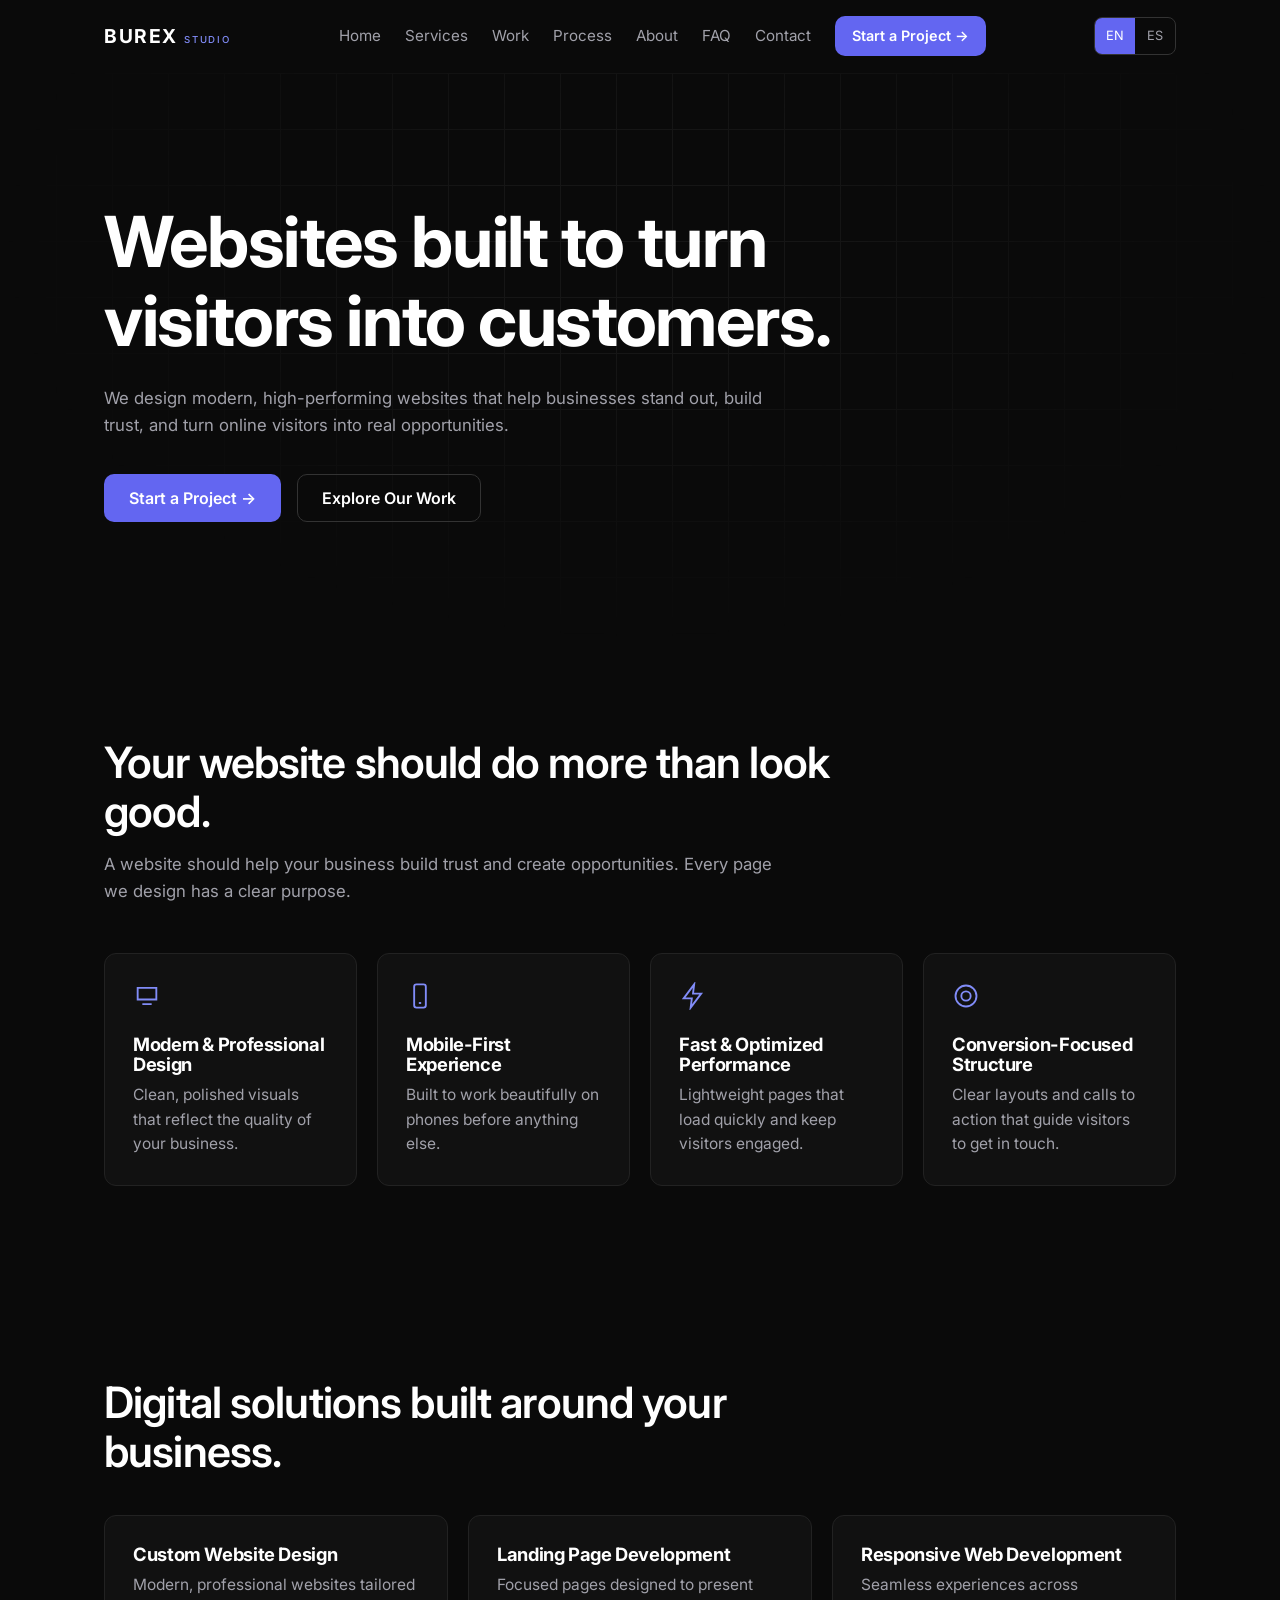
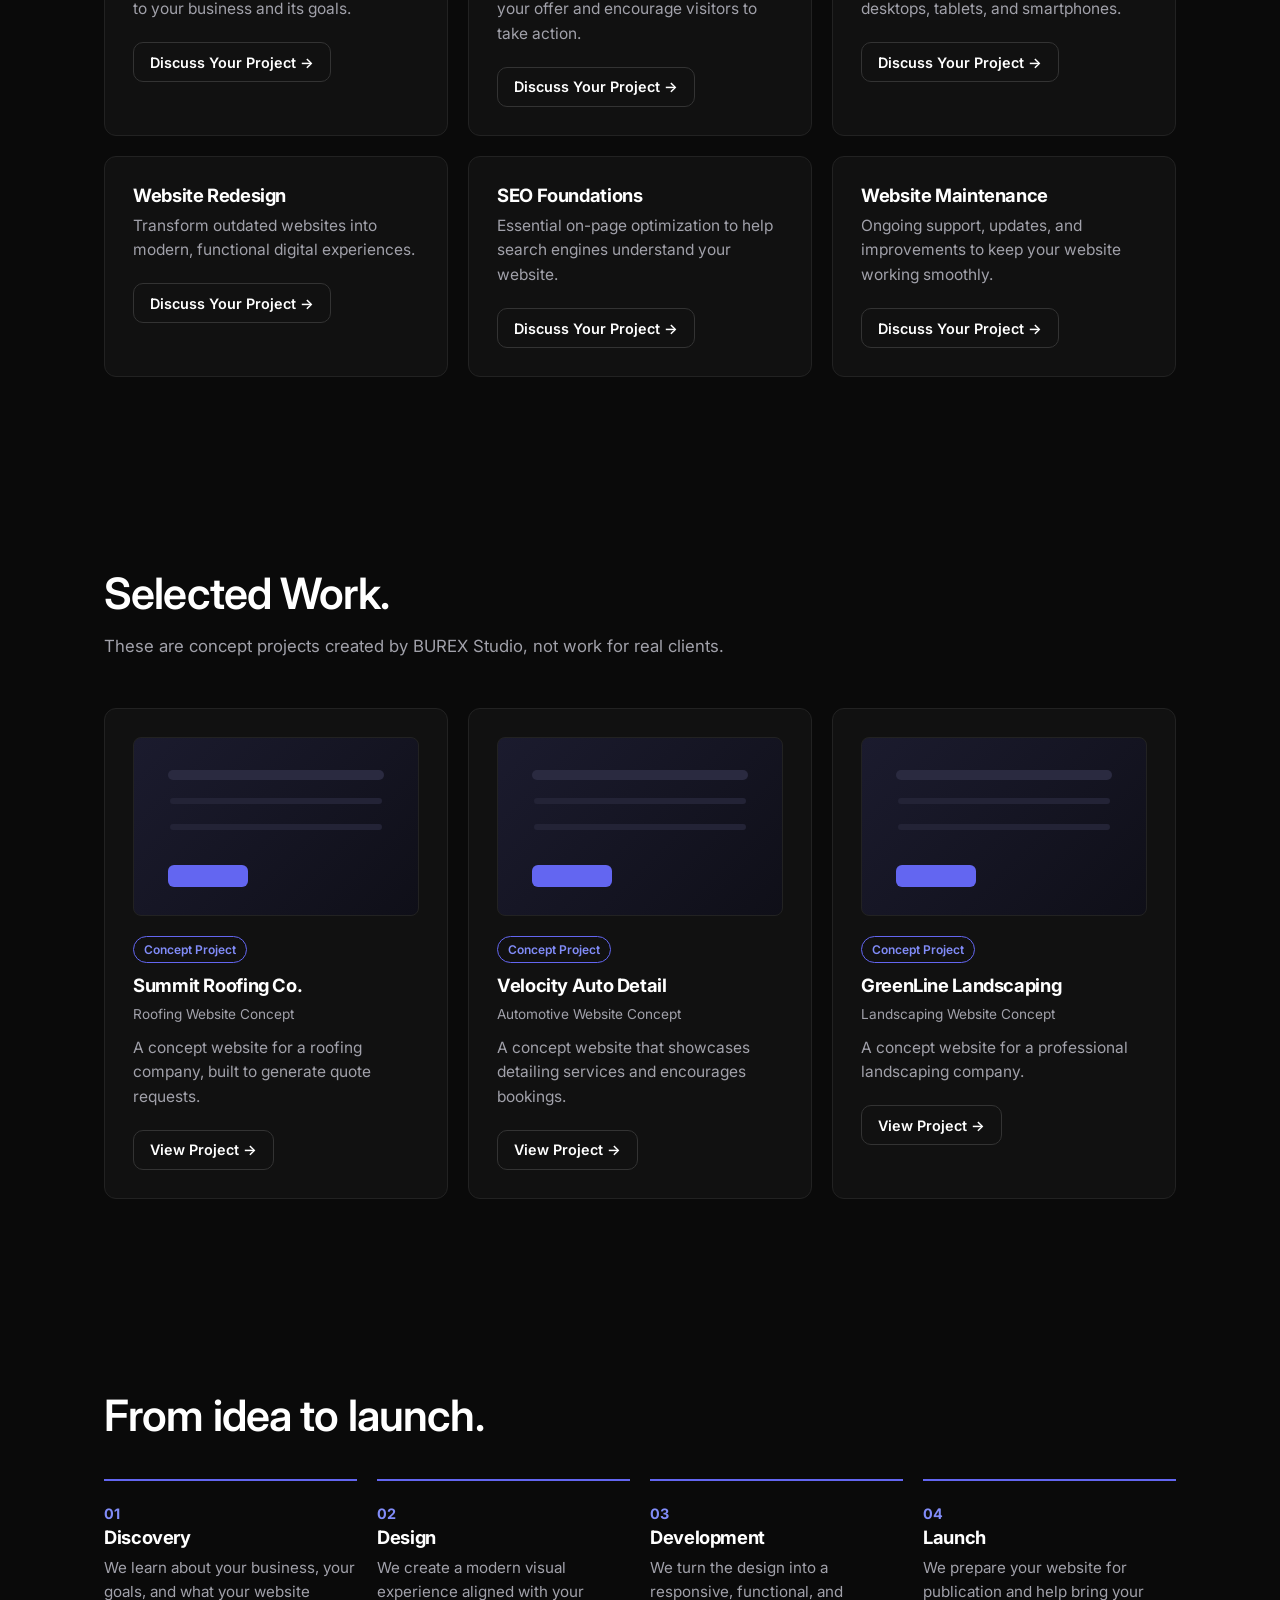
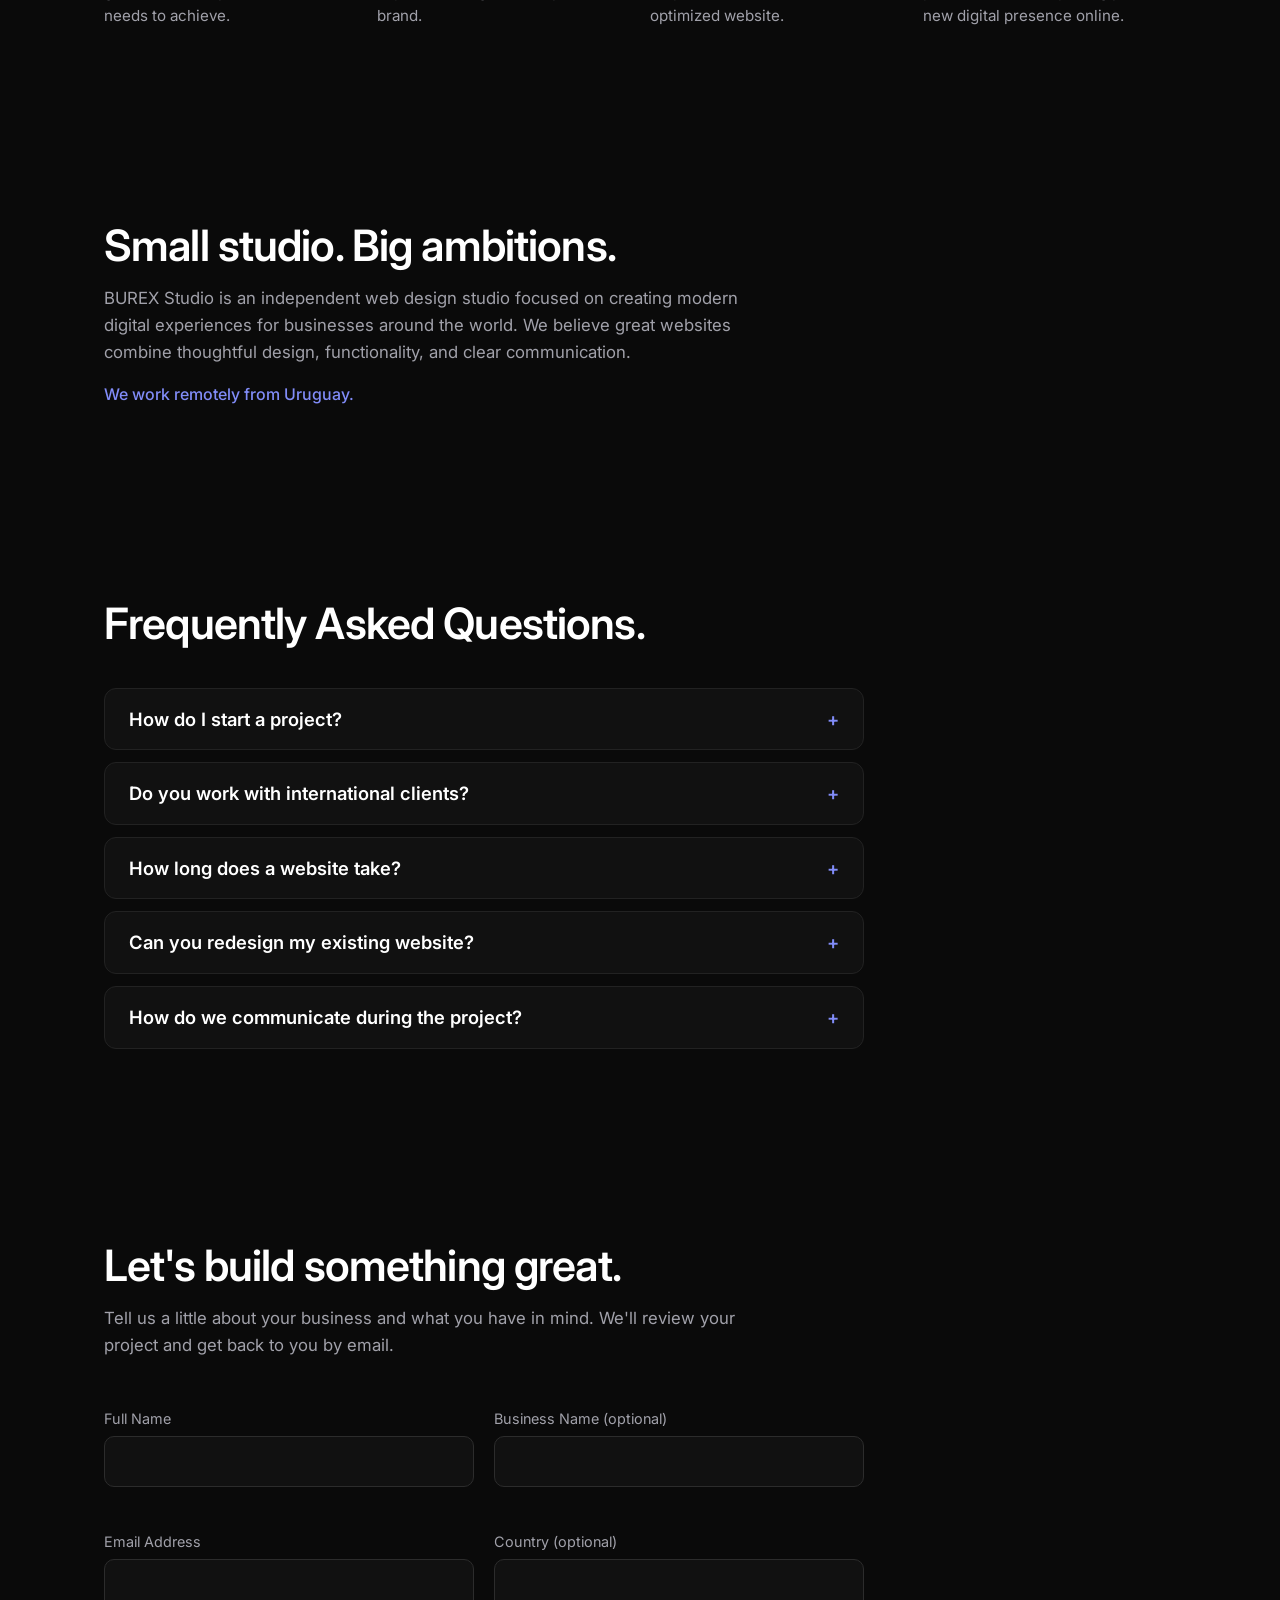
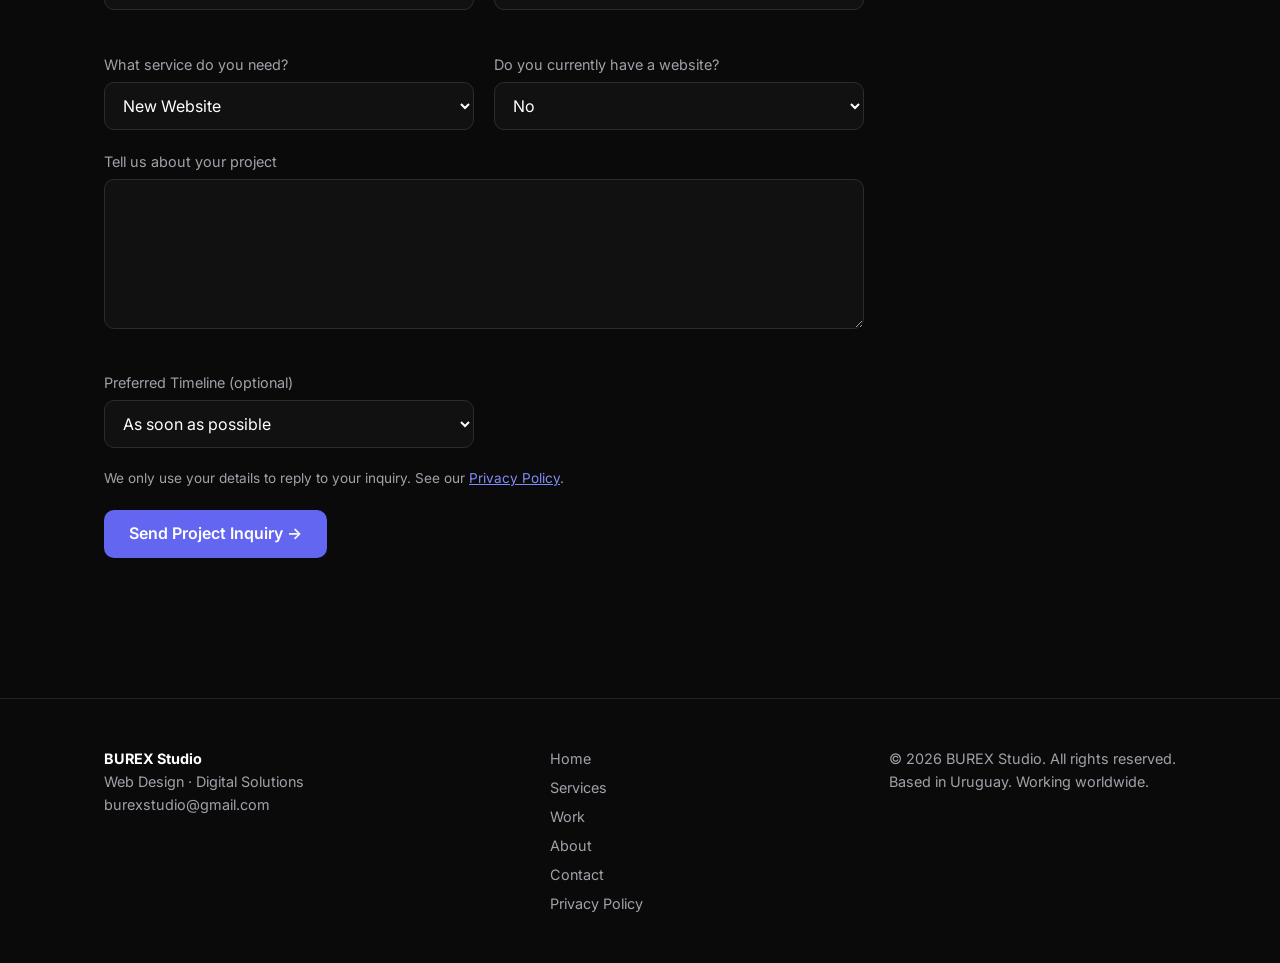
<file: index.html>
<!DOCTYPE html><html lang="en"><head><meta charset="UTF-8"><meta name="viewport" content="width=device-width, initial-scale=1">
<title>BUREX Studio | Web Design for Businesses</title><meta name="description" content="BUREX Studio designs modern, fast websites that help businesses build trust and win more customers.">
<meta property="og:title" content="BUREX Studio | Web Design for Businesses"><meta property="og:description" content="BUREX Studio designs modern, fast websites that help businesses build trust and win more customers."><meta property="og:type" content="website">
<link rel="icon" href="data:image/svg+xml,%3Csvg xmlns=%22http://www.w3.org/2000/svg%22 viewBox=%220 0 32 32%22%3E%3Crect width=%2232%22 height=%2232%22 rx=%228%22 fill=%22%236366f1%22/%3E%3Ctext x=%2216%22 y=%2222%22 font-size=%2218%22 font-weight=%22700%22 text-anchor=%22middle%22 fill=%22white%22 font-family=%22sans-serif%22%3EB%3C/text%3E%3C/svg%3E">
<link rel="preconnect" href="https://fonts.googleapis.com"><link rel="preconnect" href="https://fonts.gstatic.com" crossorigin><link rel="stylesheet" href="https://fonts.googleapis.com/css2?family=Inter:wght@400;500;600;700&display=swap">
<link rel="stylesheet" href="css/style.css"><link rel="stylesheet" href="css/responsive.css"><link rel="stylesheet" href="css/animations.css"></head>
<body data-root="" data-title-key="meta.title">
<header class="navbar"><div class="container navbar-inner"><a class="logo" href="index.html" aria-label="BUREX Studio">BUREX<small>STUDIO</small></a>
<nav aria-label="Main"><ul class="nav-menu" id="nav-menu"><li><a href="#home" data-i18n="nav.home">Home</a></li><li><a href="#services" data-i18n="nav.services">Services</a></li><li><a href="#work" data-i18n="nav.work">Work</a></li><li><a href="#process" data-i18n="nav.process">Process</a></li><li><a href="#about" data-i18n="nav.about">About</a></li><li><a href="#faq" data-i18n="nav.faq">FAQ</a></li><li><a href="#contact" data-i18n="nav.contact">Contact</a></li><li><a class="btn btn-primary btn-small" href="#contact" data-i18n="nav.cta">Start a Project →</a></li></ul></nav>
<div class="nav-actions"><div class="lang-switch" role="group" aria-label="Language"><button type="button" data-lang="en">EN</button><button type="button" data-lang="es">ES</button></div>
<button class="nav-toggle" aria-expanded="false" aria-controls="nav-menu" aria-label="Menu"><span></span><span></span><span></span></button></div></div></header>
<main id="main"><section id="home" class="hero-section"><div class="hero-grid" aria-hidden="true"></div><div class="container hero-content">
<h1 data-i18n="hero.title">Websites built to turn visitors into customers.</h1><p class="lead" data-i18n="hero.sub">We design modern, high-performing websites that help businesses stand out, build trust, and turn online visitors into real opportunities.</p>
<div class="hero-actions"><a class="btn btn-primary" href="#contact" data-i18n="nav.cta">Start a Project →</a><a class="btn btn-secondary" href="#work" data-i18n="hero.cta2">Explore Our Work</a></div></div></section><section id="benefits" class="benefits-section"><div class="container"><h2 class="reveal" data-i18n="benefits.title">Your website should do more than look good.</h2><p class="section-text reveal" data-i18n="benefits.text">A website should help your business build trust and create opportunities. Every page we design has a clear purpose.</p><div class="card-grid four"><article class="card reveal"><svg class="icon" viewBox="0 0 24 24" fill="none" stroke="currentColor" stroke-width="1.6" aria-hidden="true"><path d="M4 5h16v10H4zM8 19h8"/></svg><h3 data-i18n="benefits.1.t">Modern & Professional Design</h3><p data-i18n="benefits.1.d">Clean, polished visuals that reflect the quality of your business.</p></article><article class="card reveal"><svg class="icon" viewBox="0 0 24 24" fill="none" stroke="currentColor" stroke-width="1.6" aria-hidden="true"><rect x="7" y="2" width="10" height="20" rx="2"/><path d="M11 18h2"/></svg><h3 data-i18n="benefits.2.t">Mobile-First Experience</h3><p data-i18n="benefits.2.d">Built to work beautifully on phones before anything else.</p></article><article class="card reveal"><svg class="icon" viewBox="0 0 24 24" fill="none" stroke="currentColor" stroke-width="1.6" aria-hidden="true"><path d="M13 2 4 14h7l-1 8 9-12h-7z"/></svg><h3 data-i18n="benefits.3.t">Fast & Optimized Performance</h3><p data-i18n="benefits.3.d">Lightweight pages that load quickly and keep visitors engaged.</p></article><article class="card reveal"><svg class="icon" viewBox="0 0 24 24" fill="none" stroke="currentColor" stroke-width="1.6" aria-hidden="true"><circle cx="12" cy="12" r="9"/><circle cx="12" cy="12" r="4"/></svg><h3 data-i18n="benefits.4.t">Conversion-Focused Structure</h3><p data-i18n="benefits.4.d">Clear layouts and calls to action that guide visitors to get in touch.</p></article></div></div></section><section id="services" class="services-section"><div class="container"><h2 class="reveal" data-i18n="services.title">Digital solutions built around your business.</h2><div class="card-grid spaced"><article class="card reveal"><h3 data-i18n="services.1.t">Custom Website Design</h3><p data-i18n="services.1.d">Modern, professional websites tailored to your business and its goals.</p><a class="btn btn-secondary btn-small" href="#contact" data-i18n="services.cta">Discuss Your Project →</a></article><article class="card reveal"><h3 data-i18n="services.2.t">Landing Page Development</h3><p data-i18n="services.2.d">Focused pages designed to present your offer and encourage visitors to take action.</p><a class="btn btn-secondary btn-small" href="#contact" data-i18n="services.cta">Discuss Your Project →</a></article><article class="card reveal"><h3 data-i18n="services.3.t">Responsive Web Development</h3><p data-i18n="services.3.d">Seamless experiences across desktops, tablets, and smartphones.</p><a class="btn btn-secondary btn-small" href="#contact" data-i18n="services.cta">Discuss Your Project →</a></article><article class="card reveal"><h3 data-i18n="services.4.t">Website Redesign</h3><p data-i18n="services.4.d">Transform outdated websites into modern, functional digital experiences.</p><a class="btn btn-secondary btn-small" href="#contact" data-i18n="services.cta">Discuss Your Project →</a></article><article class="card reveal"><h3 data-i18n="services.5.t">SEO Foundations</h3><p data-i18n="services.5.d">Essential on-page optimization to help search engines understand your website.</p><a class="btn btn-secondary btn-small" href="#contact" data-i18n="services.cta">Discuss Your Project →</a></article><article class="card reveal"><h3 data-i18n="services.6.t">Website Maintenance</h3><p data-i18n="services.6.d">Ongoing support, updates, and improvements to keep your website working smoothly.</p><a class="btn btn-secondary btn-small" href="#contact" data-i18n="services.cta">Discuss Your Project →</a></article></div></div></section><section id="work" class="portfolio-section"><div class="container"><h2 class="reveal" data-i18n="work.title">Selected Work.</h2><p class="section-text reveal" data-i18n="work.note">These are concept projects created by BUREX Studio, not work for real clients.</p><div class="card-grid spaced"><article class="card reveal" id="summit-roofing"><div class="project-thumb" role="img" aria-label="Roofing Website Concept mockup"></div><span class="badge" data-i18n="work.badge">Concept Project</span><h3>Summit Roofing Co.</h3><p class="project-meta" data-i18n="work.1.c">Roofing Website Concept</p><p data-i18n="work.1.d">A concept website for a roofing company, built to generate quote requests.</p><a class="btn btn-secondary btn-small" href="pages/portfolio.html#summit-roofing" data-i18n="work.view">View Project →</a></article><article class="card reveal" id="velocity-auto"><div class="project-thumb" role="img" aria-label="Automotive Website Concept mockup"></div><span class="badge" data-i18n="work.badge">Concept Project</span><h3>Velocity Auto Detail</h3><p class="project-meta" data-i18n="work.2.c">Automotive Website Concept</p><p data-i18n="work.2.d">A concept website that showcases detailing services and encourages bookings.</p><a class="btn btn-secondary btn-small" href="pages/portfolio.html#velocity-auto" data-i18n="work.view">View Project →</a></article><article class="card reveal" id="greenline"><div class="project-thumb" role="img" aria-label="Landscaping Website Concept mockup"></div><span class="badge" data-i18n="work.badge">Concept Project</span><h3>GreenLine Landscaping</h3><p class="project-meta" data-i18n="work.3.c">Landscaping Website Concept</p><p data-i18n="work.3.d">A concept website for a professional landscaping company.</p><a class="btn btn-secondary btn-small" href="pages/portfolio.html#greenline" data-i18n="work.view">View Project →</a></article></div></div></section><section id="process" class="process-section"><div class="container"><h2 class="reveal" data-i18n="process.title">From idea to launch.</h2><ol class="steps spaced"><li class="step reveal"><span class="step-number">01</span><h3 data-i18n="process.1.t">Discovery</h3><p data-i18n="process.1.d">We learn about your business, your goals, and what your website needs to achieve.</p></li><li class="step reveal"><span class="step-number">02</span><h3 data-i18n="process.2.t">Design</h3><p data-i18n="process.2.d">We create a modern visual experience aligned with your brand.</p></li><li class="step reveal"><span class="step-number">03</span><h3 data-i18n="process.3.t">Development</h3><p data-i18n="process.3.d">We turn the design into a responsive, functional, and optimized website.</p></li><li class="step reveal"><span class="step-number">04</span><h3 data-i18n="process.4.t">Launch</h3><p data-i18n="process.4.d">We prepare your website for publication and help bring your new digital presence online.</p></li></ol></div></section><section id="about" class="about-section"><div class="container"><h2 class="reveal" data-i18n="about.title">Small studio. Big ambitions.</h2><p class="section-text tight" data-i18n="about.text">BUREX Studio is an independent web design studio focused on creating modern digital experiences for businesses around the world. We believe great websites combine thoughtful design, functionality, and clear communication.</p><p class="about-location" data-i18n="about.loc">We work remotely from Uruguay.</p></div></section><section id="faq" class="faq-section"><div class="container"><h2 data-i18n="faq.title">Frequently Asked Questions.</h2><div class="faq-list spaced"><div class="faq-item"><h3><button class="faq-question" aria-expanded="false" data-i18n="faq.1.q">How do I start a project?</button></h3><div class="faq-answer"><div><p data-i18n="faq.1.a">Simply complete our project inquiry form. We'll review your request and get back to you by email.</p></div></div></div><div class="faq-item"><h3><button class="faq-question" aria-expanded="false" data-i18n="faq.2.q">Do you work with international clients?</button></h3><div class="faq-answer"><div><p data-i18n="faq.2.a">Yes. We work remotely and welcome projects from businesses around the world.</p></div></div></div><div class="faq-item"><h3><button class="faq-question" aria-expanded="false" data-i18n="faq.3.q">How long does a website take?</button></h3><div class="faq-answer"><div><p data-i18n="faq.3.a">Timelines depend on the size and complexity of each project. We'll discuss an estimated schedule after reviewing your requirements.</p></div></div></div><div class="faq-item"><h3><button class="faq-question" aria-expanded="false" data-i18n="faq.4.q">Can you redesign my existing website?</button></h3><div class="faq-answer"><div><p data-i18n="faq.4.a">Yes. We can help modernize your website's design, structure, and user experience.</p></div></div></div><div class="faq-item"><h3><button class="faq-question" aria-expanded="false" data-i18n="faq.5.q">How do we communicate during the project?</button></h3><div class="faq-answer"><div><p data-i18n="faq.5.a">Communication is primarily handled through email, making it easy to share updates, feedback, and project details.</p></div></div></div></div></div></section><section id="contact" class="contact-section"><div class="container"><h2 data-i18n="contact.title">Let's build something great.</h2><p class="section-text" data-i18n="contact.sub">Tell us a little about your business and what you have in mind. We'll review your project and get back to you by email.</p>
<form id="contact-form" class="contact-form" name="burex-contact" method="POST" action="/" data-netlify="true" netlify-honeypot="_gotcha" novalidate>
 <input type="hidden" name="form-name" value="burex-contact">
<div class="field"><label for="name" data-i18n="contact.name">Full Name</label><input id="name" name="Full Name" type="text" required autocomplete="name"><span class="field-error" id="name-error" role="alert"></span></div><div class="field"><label for="business" data-i18n="contact.business">Business Name (optional)</label><input id="business" name="Business Name" type="text" autocomplete="organization"></div><div class="field"><label for="email" data-i18n="contact.email">Email Address</label><input id="email" name="email" type="email" required autocomplete="email"><span class="field-error" id="email-error" role="alert"></span></div><div class="field"><label for="country" data-i18n="contact.country">Country (optional)</label><input id="country" name="Country" type="text" autocomplete="country-name"></div>
<div class="field"><label for="service" data-i18n="contact.service">What service do you need?</label><select id="service" name="Service"><option value="New Website" data-i18n="contact.s1">New Website</option><option value="Website Redesign" data-i18n="contact.s2">Website Redesign</option><option value="Landing Page" data-i18n="contact.s3">Landing Page</option><option value="Website Maintenance" data-i18n="contact.s4">Website Maintenance</option><option value="Other" data-i18n="contact.s5">Other</option></select></div>
<div class="field"><label for="hasSite" data-i18n="contact.hasSite">Do you currently have a website?</label><select id="hasSite" name="Has Website"><option value="No" data-i18n="contact.no">No</option><option value="Yes" data-i18n="contact.yes">Yes</option></select></div>
<div class="field full" id="siteUrlField" hidden><label for="siteUrl" data-i18n="contact.url">Website URL</label><input id="siteUrl" name="Current Website" type="url" placeholder="https://"></div>
<div class="field full"><label for="project" data-i18n="contact.project">Tell us about your project</label><textarea id="project" name="Project Details" required></textarea><span class="field-error" id="project-error" role="alert"></span></div>
<div class="field"><label for="timeline" data-i18n="contact.timeline">Preferred Timeline (optional)</label><select id="timeline" name="Timeline"><option value="As soon as possible" data-i18n="contact.t1">As soon as possible</option><option value="Within a month" data-i18n="contact.t2">Within a month</option><option value="Flexible" data-i18n="contact.t3">Flexible</option><option value="Not sure yet" data-i18n="contact.t4">Not sure yet</option></select></div>
<div class="visually-hidden" aria-hidden="true"><label>Leave empty<input name="_gotcha" tabindex="-1" autocomplete="off"></label></div>
<p class="form-note full"><span data-i18n="contact.privacy">We only use your details to reply to your inquiry. See our</span> <a href="pages/privacy.html" data-i18n="contact.privacyLink">Privacy Policy</a>.</p>
<div class="form-actions"><button class="btn btn-primary" id="submit-btn" type="submit" data-i18n="contact.send">Send Project Inquiry →</button></div>
<p class="form-status" id="form-status" role="status" aria-live="polite"></p>
</form>
</div></section></main>
<footer class="footer"><div class="container footer-inner"><div><strong>BUREX Studio</strong><p data-i18n="footer.tag">Web Design · Digital Solutions</p><p><a id="footer-email" href="mailto:"></a></p></div>
<ul class="footer-links"><li><a href="#home" data-i18n="nav.home">Home</a></li><li><a href="#services" data-i18n="nav.services">Services</a></li><li><a href="#work" data-i18n="nav.work">Work</a></li><li><a href="#about" data-i18n="nav.about">About</a></li><li><a href="#contact" data-i18n="nav.contact">Contact</a></li><li><a href="pages/privacy.html" data-i18n="footer.privacy">Privacy Policy</a></li></ul>
<p>© <span id="year"></span> BUREX Studio. <span data-i18n="footer.rights">All rights reserved.</span><br><span data-i18n="footer.based">Based in Uruguay. Working worldwide.</span></p></div></footer>
<script src="js/config.js"></script><script src="js/navigation.js"></script><script src="js/animations.js"></script><script src="js/translations.js"></script><script src="js/main.js"></script><script src="js/contact.js"></script></body></html>
</file>
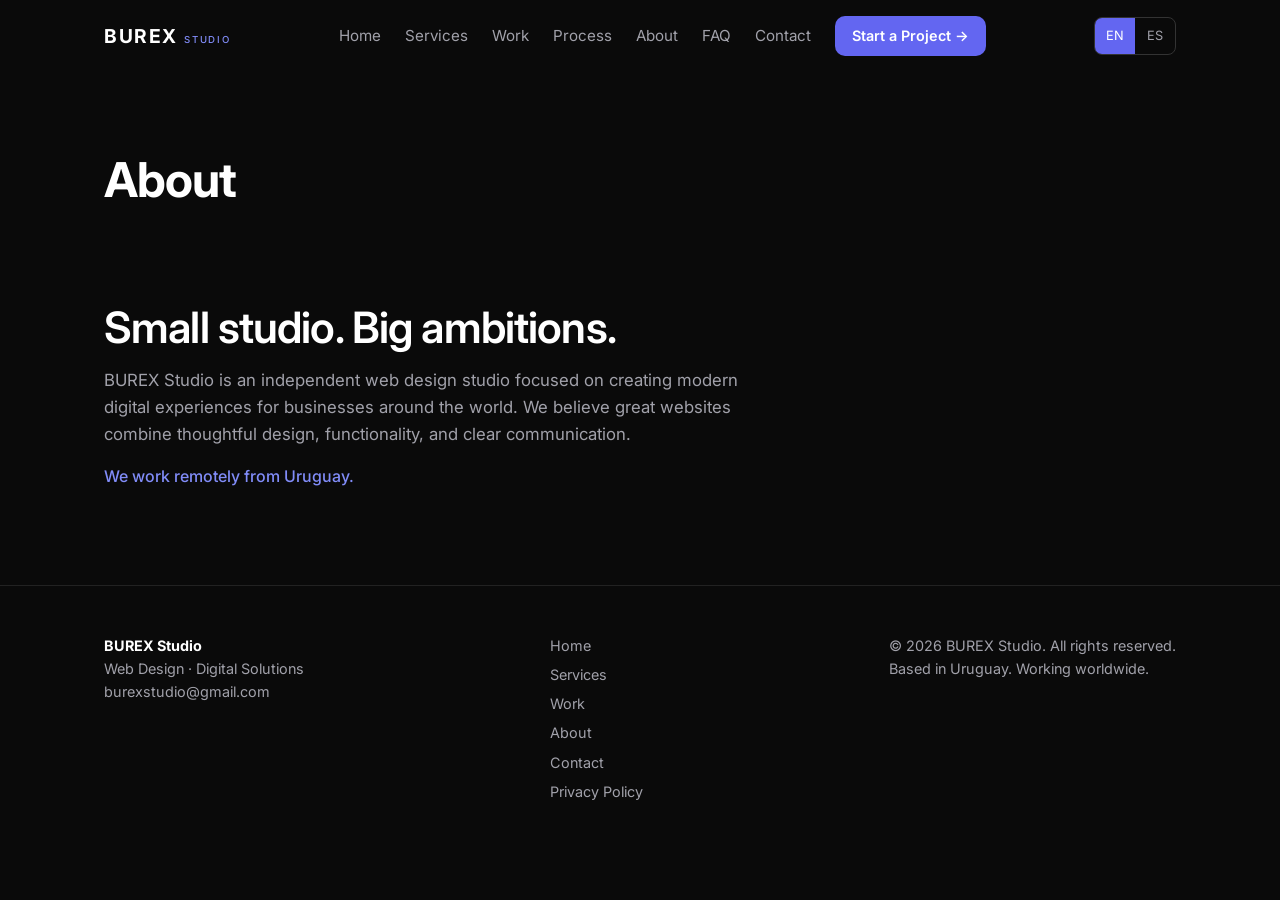
<file: pages/about.html>
<!DOCTYPE html><html lang="en"><head><meta charset="UTF-8"><meta name="viewport" content="width=device-width, initial-scale=1">
<title>About | BUREX Studio</title><meta name="description" content="BUREX Studio designs modern, fast websites that help businesses build trust and win more customers.">
<meta property="og:title" content="BUREX Studio | Web Design for Businesses"><meta property="og:description" content="BUREX Studio designs modern, fast websites that help businesses build trust and win more customers."><meta property="og:type" content="website">
<link rel="icon" href="data:image/svg+xml,%3Csvg xmlns=%22http://www.w3.org/2000/svg%22 viewBox=%220 0 32 32%22%3E%3Crect width=%2232%22 height=%2232%22 rx=%228%22 fill=%22%236366f1%22/%3E%3Ctext x=%2216%22 y=%2222%22 font-size=%2218%22 font-weight=%22700%22 text-anchor=%22middle%22 fill=%22white%22 font-family=%22sans-serif%22%3EB%3C/text%3E%3C/svg%3E">
<link rel="preconnect" href="https://fonts.googleapis.com"><link rel="preconnect" href="https://fonts.gstatic.com" crossorigin><link rel="stylesheet" href="https://fonts.googleapis.com/css2?family=Inter:wght@400;500;600;700&display=swap">
<link rel="stylesheet" href="../css/style.css"><link rel="stylesheet" href="../css/responsive.css"><link rel="stylesheet" href="../css/animations.css"></head>
<body data-root="../" data-title-key="nav.about">
<header class="navbar"><div class="container navbar-inner"><a class="logo" href="../index.html" aria-label="BUREX Studio">BUREX<small>STUDIO</small></a>
<nav aria-label="Main"><ul class="nav-menu" id="nav-menu"><li><a href="../index.html#home" data-i18n="nav.home">Home</a></li><li><a href="../index.html#services" data-i18n="nav.services">Services</a></li><li><a href="../index.html#work" data-i18n="nav.work">Work</a></li><li><a href="../index.html#process" data-i18n="nav.process">Process</a></li><li><a href="../index.html#about" data-i18n="nav.about">About</a></li><li><a href="../index.html#faq" data-i18n="nav.faq">FAQ</a></li><li><a href="../index.html#contact" data-i18n="nav.contact">Contact</a></li><li><a class="btn btn-primary btn-small" href="../index.html#contact" data-i18n="nav.cta">Start a Project →</a></li></ul></nav>
<div class="nav-actions"><div class="lang-switch" role="group" aria-label="Language"><button type="button" data-lang="en">EN</button><button type="button" data-lang="es">ES</button></div>
<button class="nav-toggle" aria-expanded="false" aria-controls="nav-menu" aria-label="Menu"><span></span><span></span><span></span></button></div></div></header>
<main id="main"><section class="page-hero"><div class="container"><h1 data-i18n="nav.about">About</h1></div></section><section id="about" class="about-section"><div class="container"><h2 class="reveal" data-i18n="about.title">Small studio. Big ambitions.</h2><p class="section-text tight" data-i18n="about.text">BUREX Studio is an independent web design studio focused on creating modern digital experiences for businesses around the world. We believe great websites combine thoughtful design, functionality, and clear communication.</p><p class="about-location" data-i18n="about.loc">We work remotely from Uruguay.</p></div></section></main>
<footer class="footer"><div class="container footer-inner"><div><strong>BUREX Studio</strong><p data-i18n="footer.tag">Web Design · Digital Solutions</p><p><a id="footer-email" href="mailto:"></a></p></div>
<ul class="footer-links"><li><a href="../index.html#home" data-i18n="nav.home">Home</a></li><li><a href="../index.html#services" data-i18n="nav.services">Services</a></li><li><a href="../index.html#work" data-i18n="nav.work">Work</a></li><li><a href="../index.html#about" data-i18n="nav.about">About</a></li><li><a href="../index.html#contact" data-i18n="nav.contact">Contact</a></li><li><a href="../pages/privacy.html" data-i18n="footer.privacy">Privacy Policy</a></li></ul>
<p>© <span id="year"></span> BUREX Studio. <span data-i18n="footer.rights">All rights reserved.</span><br><span data-i18n="footer.based">Based in Uruguay. Working worldwide.</span></p></div></footer>
<script src="../js/config.js"></script><script src="../js/navigation.js"></script><script src="../js/animations.js"></script><script src="../js/translations.js"></script><script src="../js/main.js"></script><script src="../js/contact.js"></script></body></html>
</file>
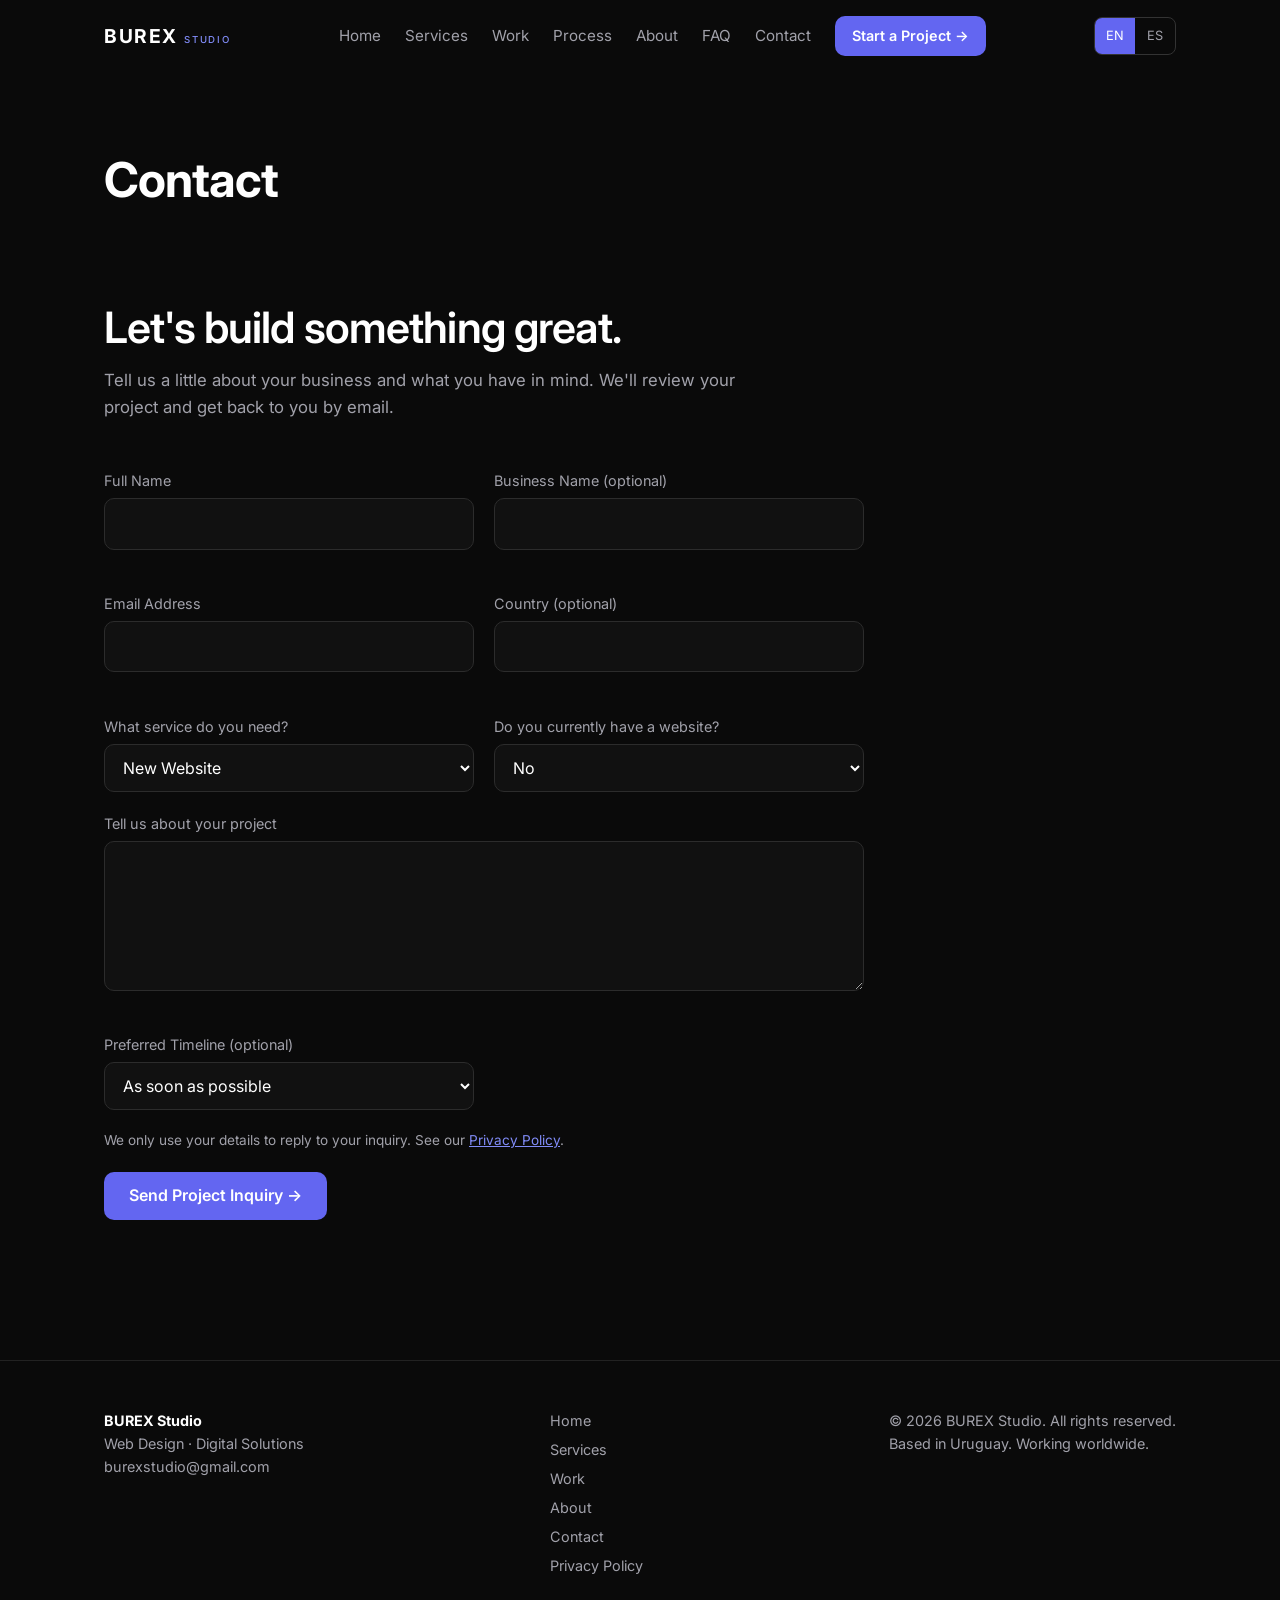
<file: pages/contact.html>
<!DOCTYPE html><html lang="en"><head><meta charset="UTF-8"><meta name="viewport" content="width=device-width, initial-scale=1">
<title>Contact | BUREX Studio</title><meta name="description" content="BUREX Studio designs modern, fast websites that help businesses build trust and win more customers.">
<meta property="og:title" content="BUREX Studio | Web Design for Businesses"><meta property="og:description" content="BUREX Studio designs modern, fast websites that help businesses build trust and win more customers."><meta property="og:type" content="website">
<link rel="icon" href="data:image/svg+xml,%3Csvg xmlns=%22http://www.w3.org/2000/svg%22 viewBox=%220 0 32 32%22%3E%3Crect width=%2232%22 height=%2232%22 rx=%228%22 fill=%22%236366f1%22/%3E%3Ctext x=%2216%22 y=%2222%22 font-size=%2218%22 font-weight=%22700%22 text-anchor=%22middle%22 fill=%22white%22 font-family=%22sans-serif%22%3EB%3C/text%3E%3C/svg%3E">
<link rel="preconnect" href="https://fonts.googleapis.com"><link rel="preconnect" href="https://fonts.gstatic.com" crossorigin><link rel="stylesheet" href="https://fonts.googleapis.com/css2?family=Inter:wght@400;500;600;700&display=swap">
<link rel="stylesheet" href="../css/style.css"><link rel="stylesheet" href="../css/responsive.css"><link rel="stylesheet" href="../css/animations.css"></head>
<body data-root="../" data-title-key="nav.contact">
<header class="navbar"><div class="container navbar-inner"><a class="logo" href="../index.html" aria-label="BUREX Studio">BUREX<small>STUDIO</small></a>
<nav aria-label="Main"><ul class="nav-menu" id="nav-menu"><li><a href="../index.html#home" data-i18n="nav.home">Home</a></li><li><a href="../index.html#services" data-i18n="nav.services">Services</a></li><li><a href="../index.html#work" data-i18n="nav.work">Work</a></li><li><a href="../index.html#process" data-i18n="nav.process">Process</a></li><li><a href="../index.html#about" data-i18n="nav.about">About</a></li><li><a href="../index.html#faq" data-i18n="nav.faq">FAQ</a></li><li><a href="../index.html#contact" data-i18n="nav.contact">Contact</a></li><li><a class="btn btn-primary btn-small" href="../index.html#contact" data-i18n="nav.cta">Start a Project →</a></li></ul></nav>
<div class="nav-actions"><div class="lang-switch" role="group" aria-label="Language"><button type="button" data-lang="en">EN</button><button type="button" data-lang="es">ES</button></div>
<button class="nav-toggle" aria-expanded="false" aria-controls="nav-menu" aria-label="Menu"><span></span><span></span><span></span></button></div></div></header>
<main id="main"><section class="page-hero"><div class="container"><h1 data-i18n="nav.contact">Contact</h1></div></section><section id="contact" class="contact-section"><div class="container"><h2 data-i18n="contact.title">Let's build something great.</h2><p class="section-text" data-i18n="contact.sub">Tell us a little about your business and what you have in mind. We'll review your project and get back to you by email.</p>
<form id="contact-form" class="contact-form" name="burex-contact" method="POST" action="/" data-netlify="true" netlify-honeypot="_gotcha" novalidate>
 <input type="hidden" name="form-name" value="burex-contact">
<div class="field"><label for="name" data-i18n="contact.name">Full Name</label><input id="name" name="Full Name" type="text" required autocomplete="name"><span class="field-error" id="name-error" role="alert"></span></div><div class="field"><label for="business" data-i18n="contact.business">Business Name (optional)</label><input id="business" name="Business Name" type="text" autocomplete="organization"></div><div class="field"><label for="email" data-i18n="contact.email">Email Address</label><input id="email" name="email" type="email" required autocomplete="email"><span class="field-error" id="email-error" role="alert"></span></div><div class="field"><label for="country" data-i18n="contact.country">Country (optional)</label><input id="country" name="Country" type="text" autocomplete="country-name"></div>
<div class="field"><label for="service" data-i18n="contact.service">What service do you need?</label><select id="service" name="Service"><option value="New Website" data-i18n="contact.s1">New Website</option><option value="Website Redesign" data-i18n="contact.s2">Website Redesign</option><option value="Landing Page" data-i18n="contact.s3">Landing Page</option><option value="Website Maintenance" data-i18n="contact.s4">Website Maintenance</option><option value="Other" data-i18n="contact.s5">Other</option></select></div>
<div class="field"><label for="hasSite" data-i18n="contact.hasSite">Do you currently have a website?</label><select id="hasSite" name="Has Website"><option value="No" data-i18n="contact.no">No</option><option value="Yes" data-i18n="contact.yes">Yes</option></select></div>
<div class="field full" id="siteUrlField" hidden><label for="siteUrl" data-i18n="contact.url">Website URL</label><input id="siteUrl" name="Current Website" type="url" placeholder="https://"></div>
<div class="field full"><label for="project" data-i18n="contact.project">Tell us about your project</label><textarea id="project" name="Project Details" required></textarea><span class="field-error" id="project-error" role="alert"></span></div>
<div class="field"><label for="timeline" data-i18n="contact.timeline">Preferred Timeline (optional)</label><select id="timeline" name="Timeline"><option value="As soon as possible" data-i18n="contact.t1">As soon as possible</option><option value="Within a month" data-i18n="contact.t2">Within a month</option><option value="Flexible" data-i18n="contact.t3">Flexible</option><option value="Not sure yet" data-i18n="contact.t4">Not sure yet</option></select></div>
<div class="visually-hidden" aria-hidden="true"><label>Leave empty<input name="_gotcha" tabindex="-1" autocomplete="off"></label></div>
<p class="form-note full"><span data-i18n="contact.privacy">We only use your details to reply to your inquiry. See our</span> <a href="../pages/privacy.html" data-i18n="contact.privacyLink">Privacy Policy</a>.</p>
<div class="form-actions"><button class="btn btn-primary" id="submit-btn" type="submit" data-i18n="contact.send">Send Project Inquiry →</button></div>
<p class="form-status" id="form-status" role="status" aria-live="polite"></p>
</form>
</div></section></main>
<footer class="footer"><div class="container footer-inner"><div><strong>BUREX Studio</strong><p data-i18n="footer.tag">Web Design · Digital Solutions</p><p><a id="footer-email" href="mailto:"></a></p></div>
<ul class="footer-links"><li><a href="../index.html#home" data-i18n="nav.home">Home</a></li><li><a href="../index.html#services" data-i18n="nav.services">Services</a></li><li><a href="../index.html#work" data-i18n="nav.work">Work</a></li><li><a href="../index.html#about" data-i18n="nav.about">About</a></li><li><a href="../index.html#contact" data-i18n="nav.contact">Contact</a></li><li><a href="../pages/privacy.html" data-i18n="footer.privacy">Privacy Policy</a></li></ul>
<p>© <span id="year"></span> BUREX Studio. <span data-i18n="footer.rights">All rights reserved.</span><br><span data-i18n="footer.based">Based in Uruguay. Working worldwide.</span></p></div></footer>
<script src="../js/config.js"></script><script src="../js/navigation.js"></script><script src="../js/animations.js"></script><script src="../js/translations.js"></script><script src="../js/main.js"></script><script src="../js/contact.js"></script></body></html>
</file>
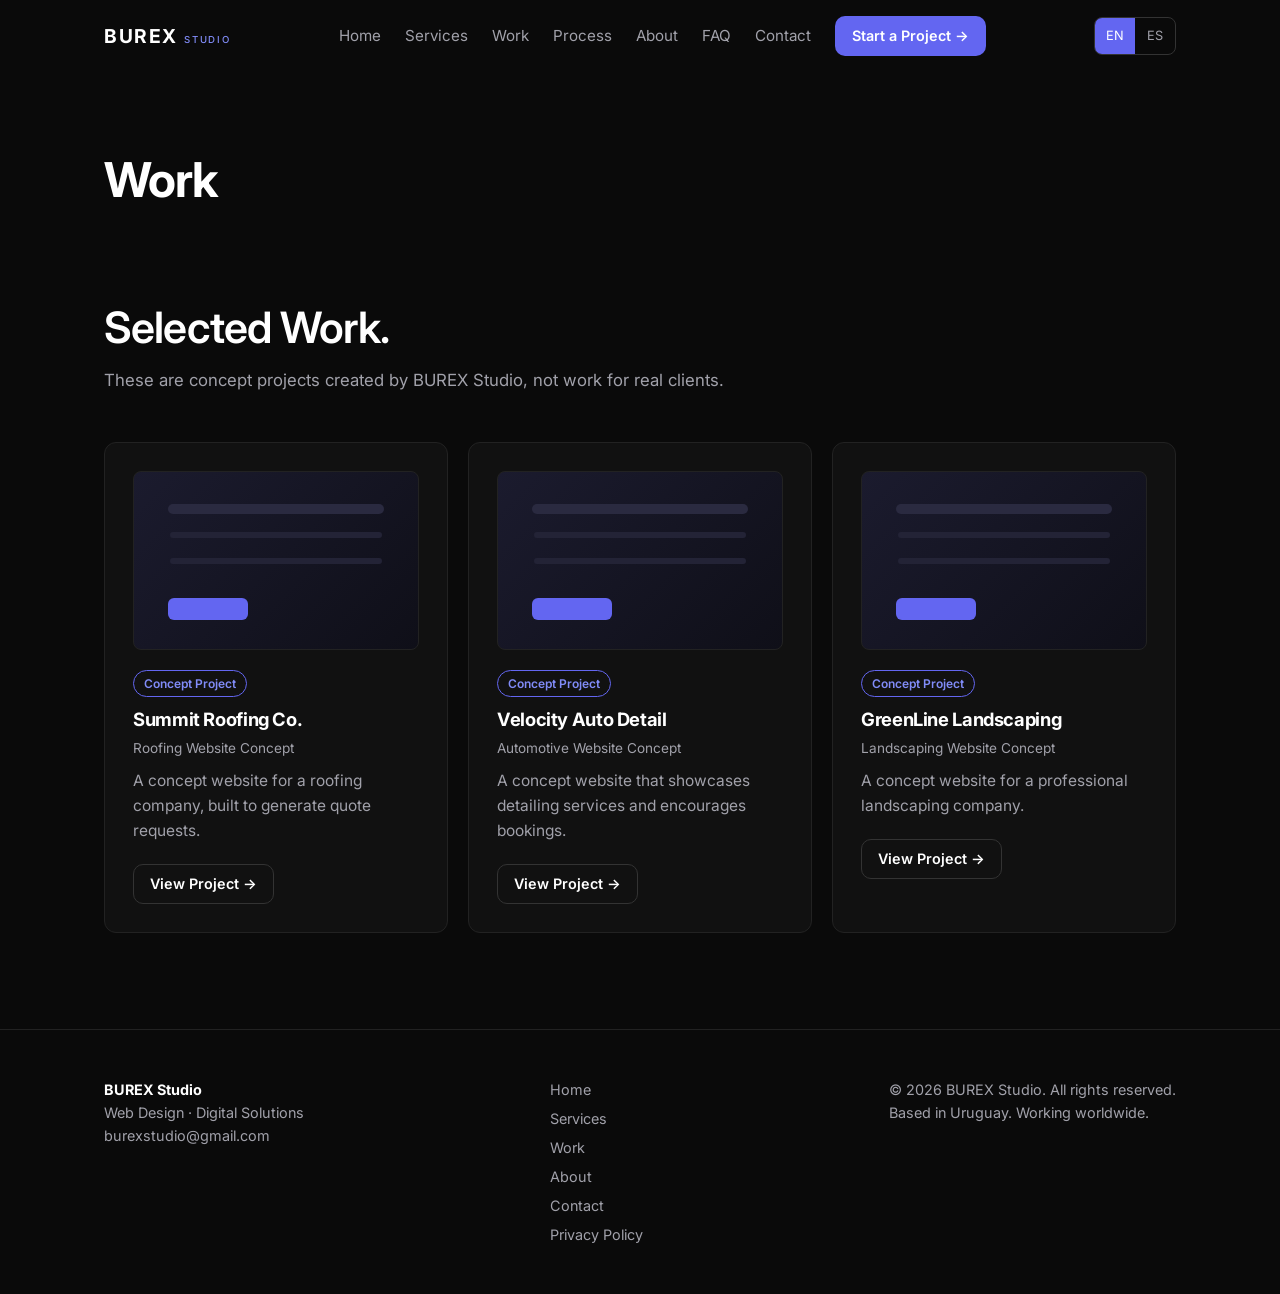
<file: pages/portfolio.html>
<!DOCTYPE html><html lang="en"><head><meta charset="UTF-8"><meta name="viewport" content="width=device-width, initial-scale=1">
<title>Work | BUREX Studio</title><meta name="description" content="BUREX Studio designs modern, fast websites that help businesses build trust and win more customers.">
<meta property="og:title" content="BUREX Studio | Web Design for Businesses"><meta property="og:description" content="BUREX Studio designs modern, fast websites that help businesses build trust and win more customers."><meta property="og:type" content="website">
<link rel="icon" href="data:image/svg+xml,%3Csvg xmlns=%22http://www.w3.org/2000/svg%22 viewBox=%220 0 32 32%22%3E%3Crect width=%2232%22 height=%2232%22 rx=%228%22 fill=%22%236366f1%22/%3E%3Ctext x=%2216%22 y=%2222%22 font-size=%2218%22 font-weight=%22700%22 text-anchor=%22middle%22 fill=%22white%22 font-family=%22sans-serif%22%3EB%3C/text%3E%3C/svg%3E">
<link rel="preconnect" href="https://fonts.googleapis.com"><link rel="preconnect" href="https://fonts.gstatic.com" crossorigin><link rel="stylesheet" href="https://fonts.googleapis.com/css2?family=Inter:wght@400;500;600;700&display=swap">
<link rel="stylesheet" href="../css/style.css"><link rel="stylesheet" href="../css/responsive.css"><link rel="stylesheet" href="../css/animations.css"></head>
<body data-root="../" data-title-key="nav.work">
<header class="navbar"><div class="container navbar-inner"><a class="logo" href="../index.html" aria-label="BUREX Studio">BUREX<small>STUDIO</small></a>
<nav aria-label="Main"><ul class="nav-menu" id="nav-menu"><li><a href="../index.html#home" data-i18n="nav.home">Home</a></li><li><a href="../index.html#services" data-i18n="nav.services">Services</a></li><li><a href="../index.html#work" data-i18n="nav.work">Work</a></li><li><a href="../index.html#process" data-i18n="nav.process">Process</a></li><li><a href="../index.html#about" data-i18n="nav.about">About</a></li><li><a href="../index.html#faq" data-i18n="nav.faq">FAQ</a></li><li><a href="../index.html#contact" data-i18n="nav.contact">Contact</a></li><li><a class="btn btn-primary btn-small" href="../index.html#contact" data-i18n="nav.cta">Start a Project →</a></li></ul></nav>
<div class="nav-actions"><div class="lang-switch" role="group" aria-label="Language"><button type="button" data-lang="en">EN</button><button type="button" data-lang="es">ES</button></div>
<button class="nav-toggle" aria-expanded="false" aria-controls="nav-menu" aria-label="Menu"><span></span><span></span><span></span></button></div></div></header>
<main id="main"><section class="page-hero"><div class="container"><h1 data-i18n="nav.work">Work</h1></div></section><section id="work" class="portfolio-section"><div class="container"><h2 class="reveal" data-i18n="work.title">Selected Work.</h2><p class="section-text reveal" data-i18n="work.note">These are concept projects created by BUREX Studio, not work for real clients.</p><div class="card-grid spaced"><article class="card reveal" id="summit-roofing"><div class="project-thumb" role="img" aria-label="Roofing Website Concept mockup"></div><span class="badge" data-i18n="work.badge">Concept Project</span><h3>Summit Roofing Co.</h3><p class="project-meta" data-i18n="work.1.c">Roofing Website Concept</p><p data-i18n="work.1.d">A concept website for a roofing company, built to generate quote requests.</p><a class="btn btn-secondary btn-small" href="../pages/portfolio.html#summit-roofing" data-i18n="work.view">View Project →</a></article><article class="card reveal" id="velocity-auto"><div class="project-thumb" role="img" aria-label="Automotive Website Concept mockup"></div><span class="badge" data-i18n="work.badge">Concept Project</span><h3>Velocity Auto Detail</h3><p class="project-meta" data-i18n="work.2.c">Automotive Website Concept</p><p data-i18n="work.2.d">A concept website that showcases detailing services and encourages bookings.</p><a class="btn btn-secondary btn-small" href="../pages/portfolio.html#velocity-auto" data-i18n="work.view">View Project →</a></article><article class="card reveal" id="greenline"><div class="project-thumb" role="img" aria-label="Landscaping Website Concept mockup"></div><span class="badge" data-i18n="work.badge">Concept Project</span><h3>GreenLine Landscaping</h3><p class="project-meta" data-i18n="work.3.c">Landscaping Website Concept</p><p data-i18n="work.3.d">A concept website for a professional landscaping company.</p><a class="btn btn-secondary btn-small" href="../pages/portfolio.html#greenline" data-i18n="work.view">View Project →</a></article></div></div></section></main>
<footer class="footer"><div class="container footer-inner"><div><strong>BUREX Studio</strong><p data-i18n="footer.tag">Web Design · Digital Solutions</p><p><a id="footer-email" href="mailto:"></a></p></div>
<ul class="footer-links"><li><a href="../index.html#home" data-i18n="nav.home">Home</a></li><li><a href="../index.html#services" data-i18n="nav.services">Services</a></li><li><a href="../index.html#work" data-i18n="nav.work">Work</a></li><li><a href="../index.html#about" data-i18n="nav.about">About</a></li><li><a href="../index.html#contact" data-i18n="nav.contact">Contact</a></li><li><a href="../pages/privacy.html" data-i18n="footer.privacy">Privacy Policy</a></li></ul>
<p>© <span id="year"></span> BUREX Studio. <span data-i18n="footer.rights">All rights reserved.</span><br><span data-i18n="footer.based">Based in Uruguay. Working worldwide.</span></p></div></footer>
<script src="../js/config.js"></script><script src="../js/navigation.js"></script><script src="../js/animations.js"></script><script src="../js/translations.js"></script><script src="../js/main.js"></script><script src="../js/contact.js"></script></body></html>
</file>
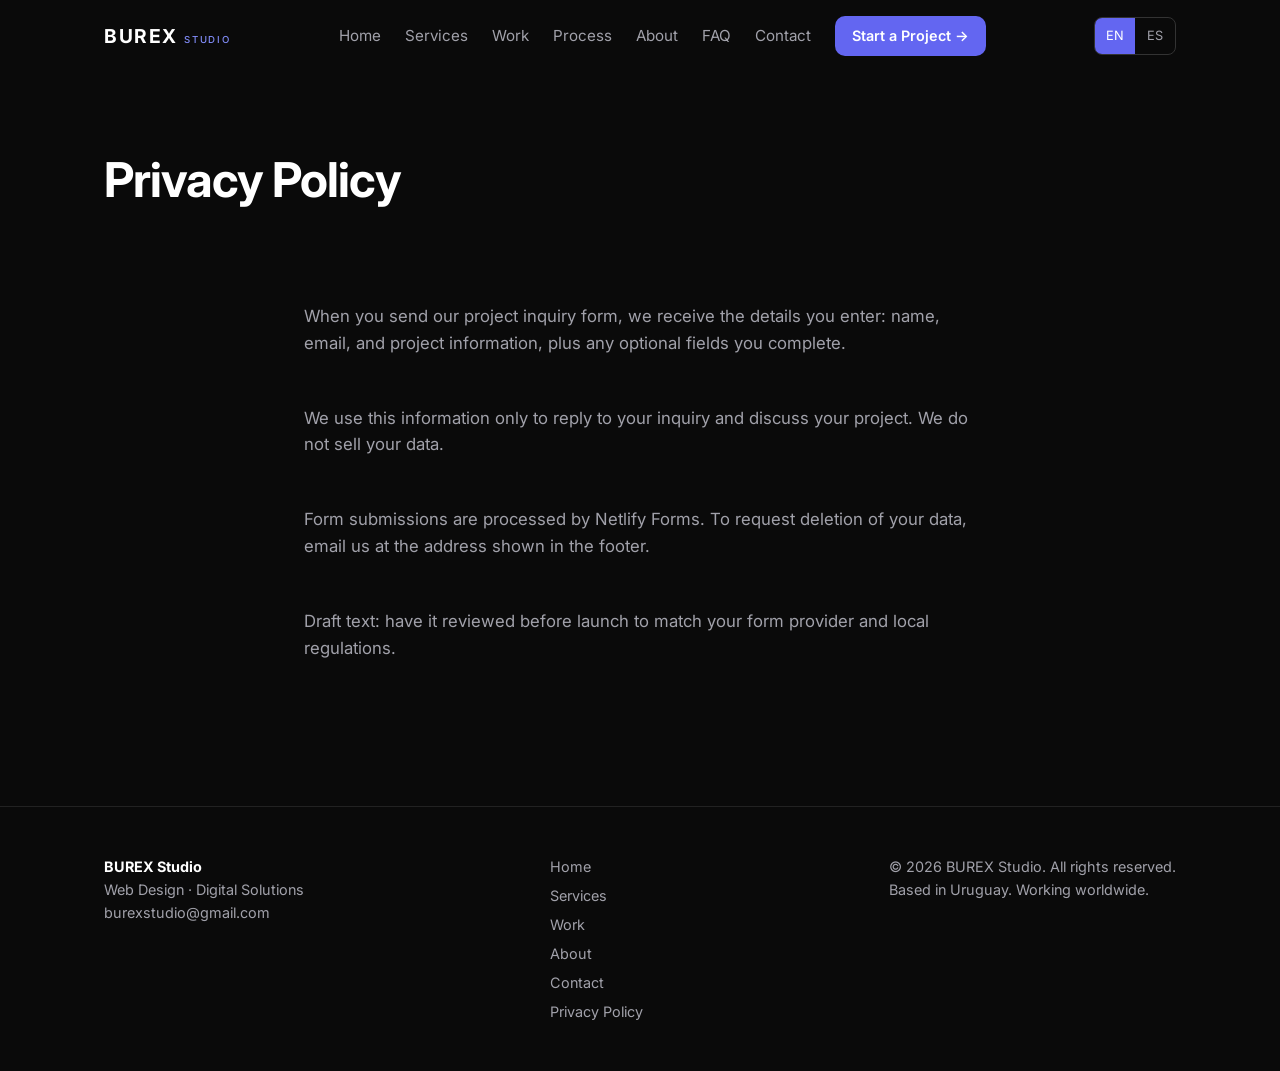
<file: pages/privacy.html>
<!DOCTYPE html><html lang="en"><head><meta charset="UTF-8"><meta name="viewport" content="width=device-width, initial-scale=1">
<title>Privacy Policy | BUREX Studio</title><meta name="description" content="BUREX Studio designs modern, fast websites that help businesses build trust and win more customers.">
<meta property="og:title" content="BUREX Studio | Web Design for Businesses"><meta property="og:description" content="BUREX Studio designs modern, fast websites that help businesses build trust and win more customers."><meta property="og:type" content="website">
<link rel="icon" href="data:image/svg+xml,%3Csvg xmlns=%22http://www.w3.org/2000/svg%22 viewBox=%220 0 32 32%22%3E%3Crect width=%2232%22 height=%2232%22 rx=%228%22 fill=%22%236366f1%22/%3E%3Ctext x=%2216%22 y=%2222%22 font-size=%2218%22 font-weight=%22700%22 text-anchor=%22middle%22 fill=%22white%22 font-family=%22sans-serif%22%3EB%3C/text%3E%3C/svg%3E">
<link rel="preconnect" href="https://fonts.googleapis.com"><link rel="preconnect" href="https://fonts.gstatic.com" crossorigin><link rel="stylesheet" href="https://fonts.googleapis.com/css2?family=Inter:wght@400;500;600;700&display=swap">
<link rel="stylesheet" href="../css/style.css"><link rel="stylesheet" href="../css/responsive.css"><link rel="stylesheet" href="../css/animations.css"></head>
<body data-root="../" data-title-key="privacy.title">
<header class="navbar"><div class="container navbar-inner"><a class="logo" href="../index.html" aria-label="BUREX Studio">BUREX<small>STUDIO</small></a>
<nav aria-label="Main"><ul class="nav-menu" id="nav-menu"><li><a href="../index.html#home" data-i18n="nav.home">Home</a></li><li><a href="../index.html#services" data-i18n="nav.services">Services</a></li><li><a href="../index.html#work" data-i18n="nav.work">Work</a></li><li><a href="../index.html#process" data-i18n="nav.process">Process</a></li><li><a href="../index.html#about" data-i18n="nav.about">About</a></li><li><a href="../index.html#faq" data-i18n="nav.faq">FAQ</a></li><li><a href="../index.html#contact" data-i18n="nav.contact">Contact</a></li><li><a class="btn btn-primary btn-small" href="../index.html#contact" data-i18n="nav.cta">Start a Project →</a></li></ul></nav>
<div class="nav-actions"><div class="lang-switch" role="group" aria-label="Language"><button type="button" data-lang="en">EN</button><button type="button" data-lang="es">ES</button></div>
<button class="nav-toggle" aria-expanded="false" aria-controls="nav-menu" aria-label="Menu"><span></span><span></span><span></span></button></div></div></header>
<main id="main"><section class="page-hero"><div class="container"><h1 data-i18n="privacy.title">Privacy Policy</h1></div></section><section class="privacy-section"><div class="container prose"><p class="section-text" data-i18n="privacy.p1">When you send our project inquiry form, we receive the details you enter: name, email, and project information, plus any optional fields you complete.</p><p class="section-text" data-i18n="privacy.p2">We use this information only to reply to your inquiry and discuss your project. We do not sell your data.</p><p class="section-text" data-i18n="privacy.p3">Form submissions are processed by Netlify Forms. To request deletion of your data, email us at the address shown in the footer.</p><p class="section-text" data-i18n="privacy.p4">Draft text: have it reviewed before launch to match your form provider and local regulations.</p></div></section></main>
<footer class="footer"><div class="container footer-inner"><div><strong>BUREX Studio</strong><p data-i18n="footer.tag">Web Design · Digital Solutions</p><p><a id="footer-email" href="mailto:"></a></p></div>
<ul class="footer-links"><li><a href="../index.html#home" data-i18n="nav.home">Home</a></li><li><a href="../index.html#services" data-i18n="nav.services">Services</a></li><li><a href="../index.html#work" data-i18n="nav.work">Work</a></li><li><a href="../index.html#about" data-i18n="nav.about">About</a></li><li><a href="../index.html#contact" data-i18n="nav.contact">Contact</a></li><li><a href="../pages/privacy.html" data-i18n="footer.privacy">Privacy Policy</a></li></ul>
<p>© <span id="year"></span> BUREX Studio. <span data-i18n="footer.rights">All rights reserved.</span><br><span data-i18n="footer.based">Based in Uruguay. Working worldwide.</span></p></div></footer>
<script src="../js/config.js"></script><script src="../js/navigation.js"></script><script src="../js/animations.js"></script><script src="../js/translations.js"></script><script src="../js/main.js"></script><script src="../js/contact.js"></script></body></html>
</file>
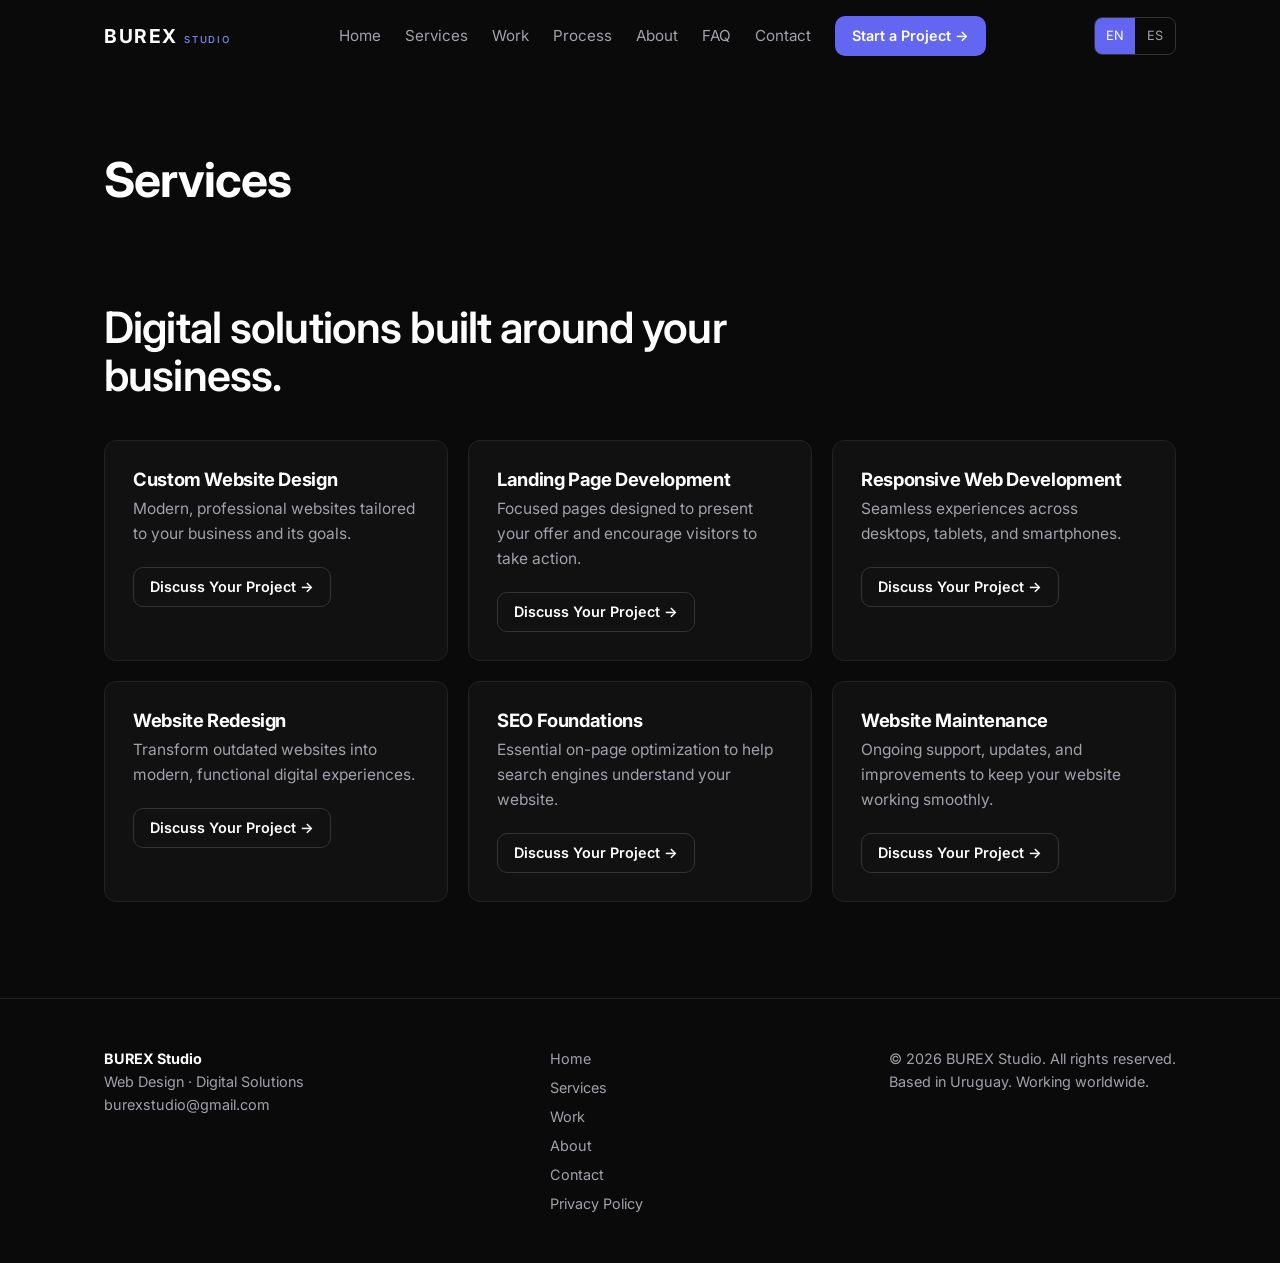
<file: pages/services.html>
<!DOCTYPE html><html lang="en"><head><meta charset="UTF-8"><meta name="viewport" content="width=device-width, initial-scale=1">
<title>Services | BUREX Studio</title><meta name="description" content="BUREX Studio designs modern, fast websites that help businesses build trust and win more customers.">
<meta property="og:title" content="BUREX Studio | Web Design for Businesses"><meta property="og:description" content="BUREX Studio designs modern, fast websites that help businesses build trust and win more customers."><meta property="og:type" content="website">
<link rel="icon" href="data:image/svg+xml,%3Csvg xmlns=%22http://www.w3.org/2000/svg%22 viewBox=%220 0 32 32%22%3E%3Crect width=%2232%22 height=%2232%22 rx=%228%22 fill=%22%236366f1%22/%3E%3Ctext x=%2216%22 y=%2222%22 font-size=%2218%22 font-weight=%22700%22 text-anchor=%22middle%22 fill=%22white%22 font-family=%22sans-serif%22%3EB%3C/text%3E%3C/svg%3E">
<link rel="preconnect" href="https://fonts.googleapis.com"><link rel="preconnect" href="https://fonts.gstatic.com" crossorigin><link rel="stylesheet" href="https://fonts.googleapis.com/css2?family=Inter:wght@400;500;600;700&display=swap">
<link rel="stylesheet" href="../css/style.css"><link rel="stylesheet" href="../css/responsive.css"><link rel="stylesheet" href="../css/animations.css"></head>
<body data-root="../" data-title-key="nav.services">
<header class="navbar"><div class="container navbar-inner"><a class="logo" href="../index.html" aria-label="BUREX Studio">BUREX<small>STUDIO</small></a>
<nav aria-label="Main"><ul class="nav-menu" id="nav-menu"><li><a href="../index.html#home" data-i18n="nav.home">Home</a></li><li><a href="../index.html#services" data-i18n="nav.services">Services</a></li><li><a href="../index.html#work" data-i18n="nav.work">Work</a></li><li><a href="../index.html#process" data-i18n="nav.process">Process</a></li><li><a href="../index.html#about" data-i18n="nav.about">About</a></li><li><a href="../index.html#faq" data-i18n="nav.faq">FAQ</a></li><li><a href="../index.html#contact" data-i18n="nav.contact">Contact</a></li><li><a class="btn btn-primary btn-small" href="../index.html#contact" data-i18n="nav.cta">Start a Project →</a></li></ul></nav>
<div class="nav-actions"><div class="lang-switch" role="group" aria-label="Language"><button type="button" data-lang="en">EN</button><button type="button" data-lang="es">ES</button></div>
<button class="nav-toggle" aria-expanded="false" aria-controls="nav-menu" aria-label="Menu"><span></span><span></span><span></span></button></div></div></header>
<main id="main"><section class="page-hero"><div class="container"><h1 data-i18n="nav.services">Services</h1></div></section><section id="services" class="services-section"><div class="container"><h2 class="reveal" data-i18n="services.title">Digital solutions built around your business.</h2><div class="card-grid spaced"><article class="card reveal"><h3 data-i18n="services.1.t">Custom Website Design</h3><p data-i18n="services.1.d">Modern, professional websites tailored to your business and its goals.</p><a class="btn btn-secondary btn-small" href="../index.html#contact" data-i18n="services.cta">Discuss Your Project →</a></article><article class="card reveal"><h3 data-i18n="services.2.t">Landing Page Development</h3><p data-i18n="services.2.d">Focused pages designed to present your offer and encourage visitors to take action.</p><a class="btn btn-secondary btn-small" href="../index.html#contact" data-i18n="services.cta">Discuss Your Project →</a></article><article class="card reveal"><h3 data-i18n="services.3.t">Responsive Web Development</h3><p data-i18n="services.3.d">Seamless experiences across desktops, tablets, and smartphones.</p><a class="btn btn-secondary btn-small" href="../index.html#contact" data-i18n="services.cta">Discuss Your Project →</a></article><article class="card reveal"><h3 data-i18n="services.4.t">Website Redesign</h3><p data-i18n="services.4.d">Transform outdated websites into modern, functional digital experiences.</p><a class="btn btn-secondary btn-small" href="../index.html#contact" data-i18n="services.cta">Discuss Your Project →</a></article><article class="card reveal"><h3 data-i18n="services.5.t">SEO Foundations</h3><p data-i18n="services.5.d">Essential on-page optimization to help search engines understand your website.</p><a class="btn btn-secondary btn-small" href="../index.html#contact" data-i18n="services.cta">Discuss Your Project →</a></article><article class="card reveal"><h3 data-i18n="services.6.t">Website Maintenance</h3><p data-i18n="services.6.d">Ongoing support, updates, and improvements to keep your website working smoothly.</p><a class="btn btn-secondary btn-small" href="../index.html#contact" data-i18n="services.cta">Discuss Your Project →</a></article></div></div></section></main>
<footer class="footer"><div class="container footer-inner"><div><strong>BUREX Studio</strong><p data-i18n="footer.tag">Web Design · Digital Solutions</p><p><a id="footer-email" href="mailto:"></a></p></div>
<ul class="footer-links"><li><a href="../index.html#home" data-i18n="nav.home">Home</a></li><li><a href="../index.html#services" data-i18n="nav.services">Services</a></li><li><a href="../index.html#work" data-i18n="nav.work">Work</a></li><li><a href="../index.html#about" data-i18n="nav.about">About</a></li><li><a href="../index.html#contact" data-i18n="nav.contact">Contact</a></li><li><a href="../pages/privacy.html" data-i18n="footer.privacy">Privacy Policy</a></li></ul>
<p>© <span id="year"></span> BUREX Studio. <span data-i18n="footer.rights">All rights reserved.</span><br><span data-i18n="footer.based">Based in Uruguay. Working worldwide.</span></p></div></footer>
<script src="../js/config.js"></script><script src="../js/navigation.js"></script><script src="../js/animations.js"></script><script src="../js/translations.js"></script><script src="../js/main.js"></script><script src="../js/contact.js"></script></body></html>
</file>
<file: css/style.css>
:root{--background:#0a0a0a;--surface:#111;--border:#222;--text-primary:#fff;--text-secondary:#a1a1aa;--accent:#6366f1;--accent-hover:#818cf8;--radius:12px;--max:1120px}
*{box-sizing:border-box;margin:0;padding:0}
html{scroll-behavior:smooth;scroll-padding-top:80px}
body{background:var(--background);color:var(--text-primary);font-family:Inter,system-ui,-apple-system,"Segoe UI",sans-serif;line-height:1.6;overflow-x:hidden}
a{color:inherit;text-decoration:none}[hidden]{display:none!important}
:focus-visible{outline:2px solid var(--accent-hover);outline-offset:3px}
.container{max-width:var(--max);margin:0 auto;padding:0 24px}
section{padding:96px 0}
h1,h2,h3{line-height:1.12;letter-spacing:-.02em}
h1{font-size:clamp(2.4rem,6vw,4.4rem);font-weight:700}
h2{font-size:clamp(1.8rem,3.6vw,2.7rem);font-weight:600;max-width:18em;margin-bottom:16px}
h3{font-size:1.15rem;margin-bottom:8px}
.lead,.section-text{color:var(--text-secondary);max-width:40em;font-size:1.05rem}
.section-text{margin-bottom:48px}.section-text.tight{margin-bottom:16px}.spaced{margin-top:40px}
.visually-hidden{position:absolute;left:-9999px;width:1px;height:1px;overflow:hidden}
.btn{display:inline-flex;align-items:center;justify-content:center;min-height:48px;padding:0 24px;border-radius:10px;font:inherit;font-weight:600;border:1px solid transparent;cursor:pointer;transition:background .2s,transform .2s,border-color .2s}
.btn:hover{transform:translateY(-1px)}.btn:disabled{opacity:.6;cursor:wait}
.btn-primary{background:var(--accent);color:#fff}.btn-primary:hover{background:var(--accent-hover)}
.btn-secondary{border-color:#333;color:#fff;background:transparent}.btn-secondary:hover{border-color:var(--accent)}
.btn-small{min-height:40px;padding:0 16px;font-size:.9rem}
.navbar{position:sticky;top:0;z-index:50;border-bottom:1px solid transparent;transition:background .3s,border-color .3s}
.navbar.scrolled{background:rgba(10,10,10,.85);backdrop-filter:blur(12px);border-color:var(--border)}
.navbar-inner{display:flex;align-items:center;justify-content:space-between;height:72px;gap:16px}
.logo{font-weight:700;letter-spacing:.08em;font-size:1.2rem}.logo small{font-size:.6rem;font-weight:500;color:var(--accent-hover);margin-left:6px;letter-spacing:.2em}
.nav-menu{display:flex;align-items:center;gap:24px;list-style:none}
.nav-menu a:not(.btn){color:var(--text-secondary);font-size:.95rem;transition:color .2s}.nav-menu a:not(.btn):hover{color:#fff}
.nav-actions{display:flex;align-items:center;gap:8px}
.lang-switch{display:flex;border:1px solid #333;border-radius:8px;overflow:hidden}
.lang-switch button{background:none;border:0;color:var(--text-secondary);font:inherit;font-size:.8rem;min-width:40px;min-height:36px;cursor:pointer}
.lang-switch button[aria-pressed=true]{background:var(--accent);color:#fff}
.nav-toggle{display:none;background:none;border:0;width:44px;height:44px;cursor:pointer;flex-direction:column;justify-content:center;gap:6px;align-items:center}
.nav-toggle span{display:block;width:24px;height:2px;background:#fff;transition:transform .3s,opacity .3s}
.nav-toggle[aria-expanded=true] span:nth-child(1){transform:translateY(8px) rotate(45deg)}
.nav-toggle[aria-expanded=true] span:nth-child(2){opacity:0}
.nav-toggle[aria-expanded=true] span:nth-child(3){transform:translateY(-8px) rotate(-45deg)}
.hero-section{position:relative;padding:130px 0 120px;overflow:hidden}
.hero-grid{position:absolute;inset:0;background-image:linear-gradient(var(--border) 1px,transparent 1px),linear-gradient(90deg,var(--border) 1px,transparent 1px);background-size:56px 56px;opacity:.5;-webkit-mask-image:radial-gradient(ellipse at 50% 30%,#000 20%,transparent 70%);mask-image:radial-gradient(ellipse at 50% 30%,#000 20%,transparent 70%)}
.hero-content{position:relative}.hero-content h1{max-width:12em;margin-bottom:24px}
.hero-actions{display:flex;gap:16px;flex-wrap:wrap;margin-top:36px}
.card-grid{display:grid;grid-template-columns:repeat(3,1fr);gap:20px}.card-grid.four{grid-template-columns:repeat(4,1fr)}
.card{background:var(--surface);border:1px solid var(--border);border-radius:var(--radius);padding:28px;transition:border-color .2s}
.card:hover{border-color:var(--accent)}.card p{color:var(--text-secondary);font-size:.97rem}
.icon{width:28px;height:28px;color:var(--accent-hover);margin-bottom:16px}
.card .btn{margin-top:20px}
.project-thumb{aspect-ratio:16/10;border-radius:8px;margin-bottom:20px;background:linear-gradient(135deg,#1b1b2e,#0f0f18);border:1px solid var(--border);position:relative;overflow:hidden}
.project-thumb::before{content:"";position:absolute;left:12%;right:12%;top:18%;height:10px;border-radius:5px;background:#2a2a40;box-shadow:0 26px 0 -2px #232336,0 52px 0 -2px #232336}
.project-thumb::after{content:"";position:absolute;left:12%;bottom:16%;width:28%;height:22px;border-radius:6px;background:var(--accent)}
.badge{display:inline-block;font-size:.75rem;font-weight:600;padding:3px 10px;border-radius:99px;border:1px solid var(--accent);color:var(--accent-hover);margin-bottom:12px}
.card .project-meta{font-size:.85rem;margin-bottom:10px}
.steps{display:grid;grid-template-columns:repeat(4,1fr);gap:20px;list-style:none}
.step{border-top:2px solid var(--accent);padding-top:20px}.step-number{color:var(--accent-hover);font-weight:700;font-size:.9rem}.step p{color:var(--text-secondary);font-size:.95rem}
.about-location{color:var(--accent-hover);font-weight:500}
.faq-list{max-width:760px;display:grid;gap:12px}
.faq-item{border:1px solid var(--border);border-radius:var(--radius);background:var(--surface)}.faq-item h3{margin:0}
.faq-question{width:100%;text-align:left;background:none;border:0;color:#fff;font:inherit;font-weight:600;padding:20px 24px;min-height:56px;cursor:pointer;display:flex;justify-content:space-between;gap:16px}
.faq-question::after{content:"+";color:var(--accent-hover);transition:transform .3s}.faq-question[aria-expanded=true]::after{transform:rotate(45deg)}
.faq-answer{display:grid;grid-template-rows:0fr;transition:grid-template-rows .35s ease}.faq-answer.open{grid-template-rows:1fr}
.faq-answer>div{overflow:hidden}.faq-answer p{padding:0 24px 20px;color:var(--text-secondary)}
.contact-form{display:grid;grid-template-columns:1fr 1fr;gap:20px;max-width:760px}
.field{display:grid;gap:6px;align-content:start}.field.full,.form-note,.form-actions,.form-status{grid-column:1/-1}
label{font-size:.9rem;color:var(--text-secondary)}
input,select,textarea{background:var(--surface);border:1px solid #2c2c2c;border-radius:10px;color:#fff;font:inherit;padding:12px 14px;min-height:48px;width:100%}
textarea{min-height:150px;resize:vertical}
input:focus,select:focus,textarea:focus{border-color:var(--accent);outline:none}
input.invalid,textarea.invalid{border-color:#f87171}
.field-error{color:#f87171;font-size:.85rem;min-height:1.2em}
.form-note{color:var(--text-secondary);font-size:.85rem}.form-note a{color:var(--accent-hover);text-decoration:underline}
.form-status{min-height:1.5em}.form-status.ok{color:#4ade80}.form-status.err{color:#f87171}
.page-hero{padding:80px 0 0}.page-hero h1{font-size:clamp(2rem,4vw,3rem)}
.prose{max-width:720px}
.footer{border-top:1px solid var(--border);padding:48px 0;color:var(--text-secondary);font-size:.9rem}
.footer-inner{display:flex;justify-content:space-between;flex-wrap:wrap;gap:24px}
.footer strong{color:#fff}.footer-links{list-style:none;display:grid;gap:6px}.footer a:hover{color:#fff}
</file>
<file: css/responsive.css>
@media (max-width:1024px){.card-grid.four,.steps{grid-template-columns:1fr 1fr}.card-grid{grid-template-columns:1fr 1fr}}
@media (max-width:768px){
section{padding:64px 0}.hero-section{padding:72px 0}
.nav-toggle{display:flex}
.nav-menu{position:absolute;top:72px;left:0;right:0;flex-direction:column;align-items:stretch;gap:0;background:var(--background);border-bottom:1px solid var(--border);padding:8px 24px 24px;display:none}
.nav-menu.open{display:flex}.nav-menu li a:not(.btn){display:block;padding:14px 0}
.card-grid,.card-grid.four,.steps,.contact-form{grid-template-columns:1fr}
.hero-actions .btn,.form-actions .btn{width:100%}
}
</file>
<file: css/animations.css>
.hero-grid{animation:grid-drift 30s linear infinite}
@keyframes grid-drift{to{background-position:56px 56px}}
.reveal{opacity:0;transform:translateY(16px);transition:opacity .6s ease,transform .6s ease}.reveal.visible{opacity:1;transform:none}
@media (prefers-reduced-motion:reduce){*{animation:none!important;transition:none!important;scroll-behavior:auto!important}.reveal{opacity:1;transform:none}}
</file>
